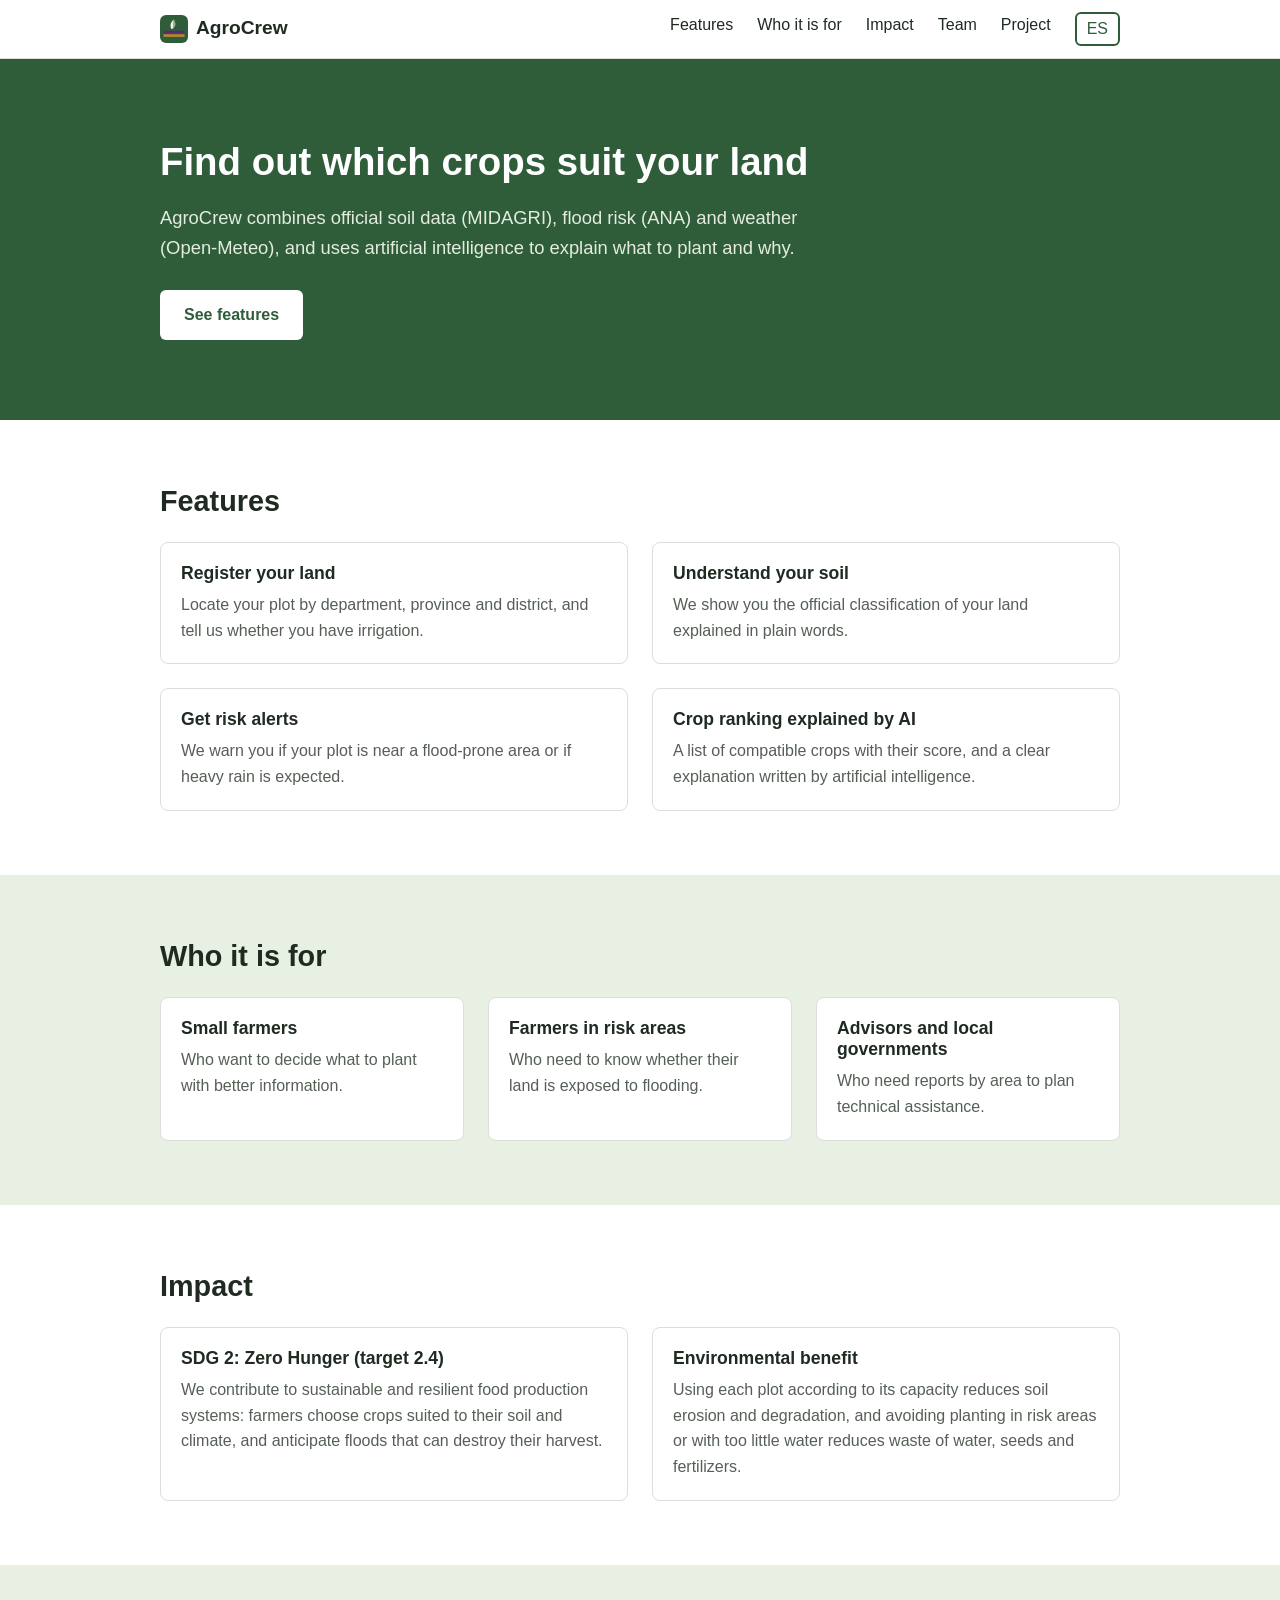
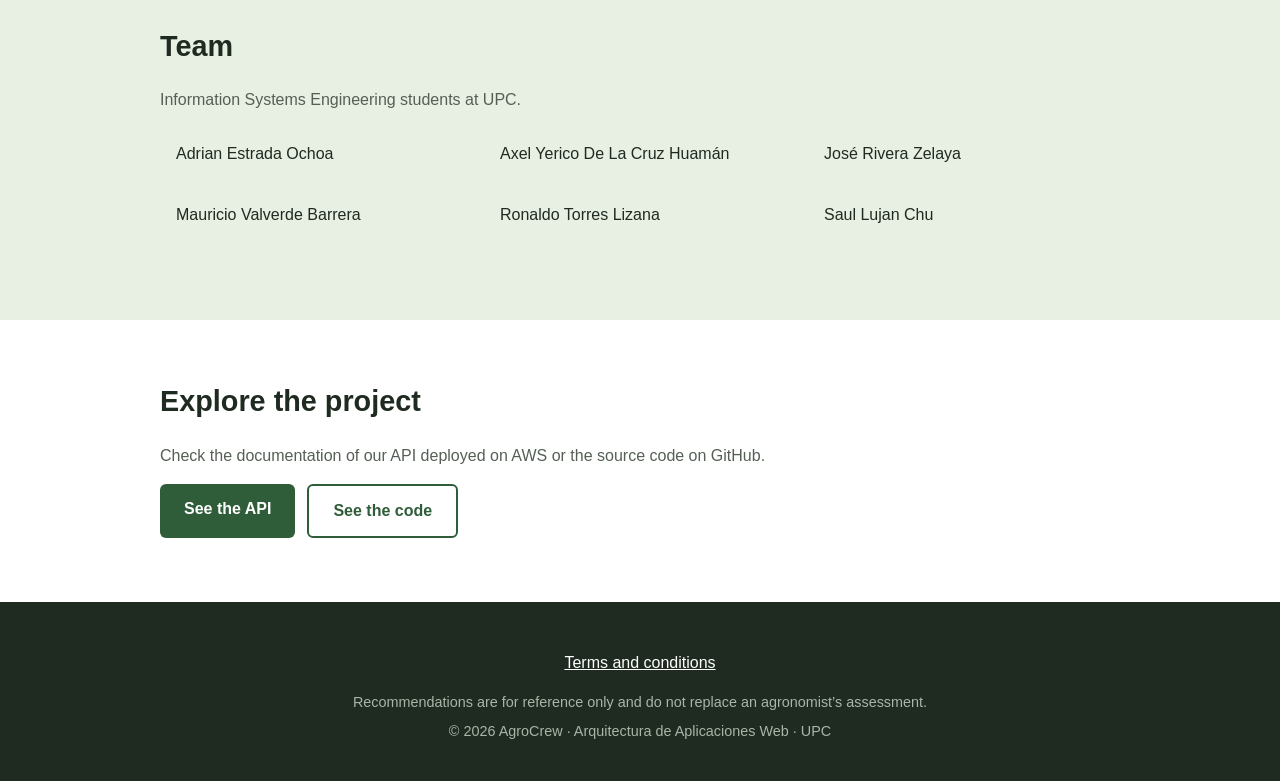
<file: index.html>
<!DOCTYPE html>
<html lang="es">
<head>
  <meta charset="UTF-8">
  <meta name="viewport" content="width=device-width, initial-scale=1">
  <title>AgroCrew</title>
  <meta name="description" content="AgroCrew te recomienda qué cultivos son compatibles con tu terreno usando datos oficiales e inteligencia artificial.">
  <link rel="icon" href="img/favicon.svg" type="image/svg+xml">
  <link rel="stylesheet" href="css/styles.css">
</head>
<body>
  <header class="cabecera">
    <nav class="nav">
      <a class="marca" href="#inicio">
        <img src="img/favicon.svg" alt="" width="28" height="28"> AgroCrew
      </a>
      <button class="nav-toggle" aria-expanded="false" aria-controls="menu" aria-label="Menú">☰</button>
      <ul class="nav-links" id="menu">
        <li><a href="#funcionalidades" data-i18n="nav.funcionalidades">Funcionalidades</a></li>
        <li><a href="#para-quien" data-i18n="nav.paraQuien">Para quién es</a></li>
        <li><a href="#impacto" data-i18n="nav.impacto">Impacto</a></li>
        <li><a href="#equipo" data-i18n="nav.equipo">Equipo</a></li>
        <li><a href="#proyecto" data-i18n="nav.proyecto">Proyecto</a></li>
        <li><button class="idioma" type="button" data-cambiar-idioma>EN</button></li>
      </ul>
    </nav>
  </header>

  <main>
    <section class="hero" id="inicio">
      <div class="contenedor">
        <h1 data-i18n="hero.titulo">Descubre qué cultivos son compatibles con tu terreno</h1>
        <p data-i18n="hero.texto">AgroCrew cruza datos oficiales de suelos (MIDAGRI), riesgo de inundación (ANA) y clima (Open-Meteo), y con inteligencia artificial te explica qué sembrar y por qué.</p>
        <a class="boton" href="#funcionalidades" data-i18n="hero.boton">Ver funcionalidades</a>
      </div>
    </section>

    <section class="seccion" id="funcionalidades">
      <div class="contenedor">
        <h2 data-i18n="func.titulo">Funcionalidades</h2>
        <div class="grilla">
          <div class="item">
            <h3 data-i18n="func.1.t">Registra tu terreno</h3>
            <p data-i18n="func.1.d">Ubica tu predio por departamento, provincia y distrito, e indica si tienes riego.</p>
          </div>
          <div class="item">
            <h3 data-i18n="func.2.t">Conoce tu suelo</h3>
            <p data-i18n="func.2.d">Te mostramos la clasificación oficial de tu tierra explicada en palabras sencillas.</p>
          </div>
          <div class="item">
            <h3 data-i18n="func.3.t">Recibe alertas de riesgo</h3>
            <p data-i18n="func.3.d">Te avisamos si tu predio está cerca de una zona de inundación o si se esperan lluvias intensas.</p>
          </div>
          <div class="item">
            <h3 data-i18n="func.4.t">Ranking de cultivos explicado con IA</h3>
            <p data-i18n="func.4.d">Una lista de cultivos compatibles con su puntaje, y una explicación clara redactada por inteligencia artificial.</p>
          </div>
        </div>
      </div>
    </section>

    <section class="seccion seccion-alterna" id="para-quien">
      <div class="contenedor">
        <h2 data-i18n="seg.titulo">Para quién es</h2>
        <div class="grilla grilla-3">
          <div class="item">
            <h3 data-i18n="seg.1.t">Pequeños productores</h3>
            <p data-i18n="seg.1.d">Que quieren decidir qué sembrar con más información.</p>
          </div>
          <div class="item">
            <h3 data-i18n="seg.2.t">Productores en zonas de riesgo</h3>
            <p data-i18n="seg.2.d">Que necesitan saber si su terreno está expuesto a inundaciones.</p>
          </div>
          <div class="item">
            <h3 data-i18n="seg.3.t">Asesores y gobiernos locales</h3>
            <p data-i18n="seg.3.d">Que requieren reportes por zona para planificar la asistencia técnica.</p>
          </div>
        </div>
      </div>
    </section>

    <section class="seccion" id="impacto">
      <div class="contenedor">
        <h2 data-i18n="imp.titulo">Impacto</h2>
        <div class="grilla">
          <div class="item">
            <h3 data-i18n="imp.ods.t">ODS 2: Hambre cero (meta 2.4)</h3>
            <p data-i18n="imp.ods.d">Contribuimos a sistemas de producción de alimentos sostenibles y resilientes: el productor elige cultivos adecuados a su suelo y clima, y se anticipa a inundaciones que pueden destruir su cosecha.</p>
          </div>
          <div class="item">
            <h3 data-i18n="imp.amb.t">Beneficio ambiental</h3>
            <p data-i18n="imp.amb.d">Usar cada terreno según su capacidad reduce la erosión y la degradación del suelo, y evitar siembras en zonas de riesgo o con poca agua reduce el desperdicio de agua, semillas y fertilizantes.</p>
          </div>
        </div>
      </div>
    </section>

    <section class="seccion seccion-alterna" id="equipo">
      <div class="contenedor">
        <h2 data-i18n="eq.titulo">Equipo</h2>
        <p data-i18n="eq.texto">Estudiantes de Ingeniería de Sistemas de Información de la UPC.</p>
        <ul class="equipo">
          <li>Adrian Estrada Ochoa</li>
          <li>Axel Yerico De La Cruz Huamán</li>
          <li>José Rivera Zelaya</li>
          <li>Mauricio Valverde Barrera</li>
          <li>Ronaldo Torres Lizana</li>
          <li>Saul Lujan Chu</li>
        </ul>
      </div>
    </section>

    <section class="seccion" id="proyecto">
      <div class="contenedor">
        <h2 data-i18n="pro.titulo">Conoce el proyecto</h2>
        <p data-i18n="pro.texto">Revisa la documentación de nuestra API desplegada en AWS o el código fuente en GitHub.</p>
        <div class="acciones">
          <a class="boton" href="http://agrocrew-backend.us-east-1.elasticbeanstalk.com/swagger-ui.html" target="_blank" rel="noopener" data-i18n="pro.api">Ver la API</a>
          <a class="boton boton-secundario" href="https://github.com/jorize04/Agrocrew-backend" target="_blank" rel="noopener" data-i18n="pro.codigo">Ver el código</a>
        </div>
      </div>
    </section>
  </main>

  <footer class="pie">
    <div class="contenedor">
      <p><a href="terminos.html" data-i18n="pie.terminos">Términos y condiciones</a></p>
      <p class="aviso" data-i18n="pie.aviso">Las recomendaciones son referenciales y no reemplazan la evaluación de un ingeniero agrónomo.</p>
      <p class="aviso">© 2026 AgroCrew · Arquitectura de Aplicaciones Web · UPC</p>
    </div>
  </footer>

  <script src="js/i18n.js"></script>
  <script src="js/main.js"></script>
</body>
</html>
</file>
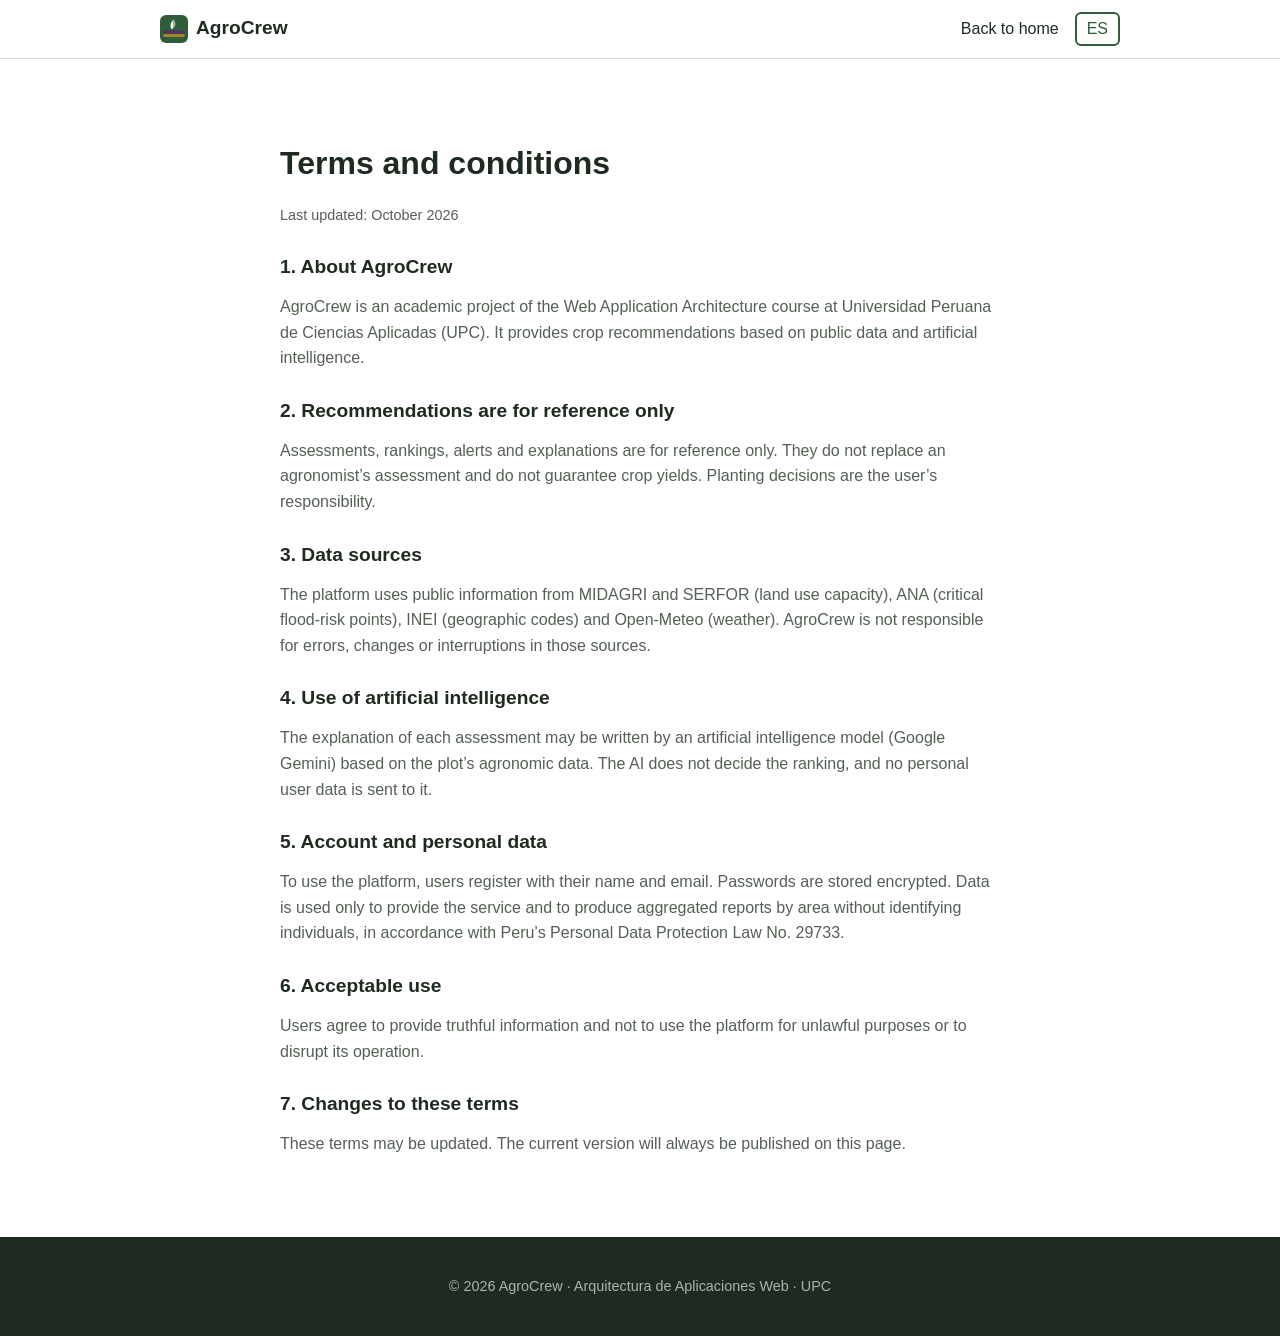
<file: terminos.html>
<!DOCTYPE html>
<html lang="es">
<head>
  <meta charset="UTF-8">
  <meta name="viewport" content="width=device-width, initial-scale=1">
  <title>AgroCrew | Términos y condiciones</title>
  <link rel="icon" href="img/favicon.svg" type="image/svg+xml">
  <link rel="stylesheet" href="css/styles.css">
</head>
<body>
  <header class="cabecera">
    <nav class="nav">
      <a class="marca" href="index.html">
        <img src="img/favicon.svg" alt="" width="28" height="28"> AgroCrew
      </a>
      <ul class="nav-links nav-links-fijo">
        <li><a href="index.html" data-i18n="ter.volver">Volver al inicio</a></li>
        <li><button class="idioma" type="button" data-cambiar-idioma>EN</button></li>
      </ul>
    </nav>
  </header>

  <main class="seccion">
    <div class="contenedor texto-legal">
      <h1 data-i18n="ter.titulo">Términos y condiciones</h1>
      <p class="aviso-fecha" data-i18n="ter.fecha">Última actualización: octubre de 2026</p>

      <h2 data-i18n="ter.1.t">1. Sobre AgroCrew</h2>
      <p data-i18n="ter.1.d">AgroCrew es un proyecto académico del curso Arquitectura de Aplicaciones Web de la Universidad Peruana de Ciencias Aplicadas (UPC). Ofrece recomendaciones de cultivos a partir de datos públicos y de inteligencia artificial.</p>

      <h2 data-i18n="ter.2.t">2. Carácter referencial de las recomendaciones</h2>
      <p data-i18n="ter.2.d">Las evaluaciones, rankings, alertas y explicaciones son referenciales. No reemplazan la evaluación de un ingeniero agrónomo ni garantizan el rendimiento de una cosecha. Las decisiones de siembra son responsabilidad del usuario.</p>

      <h2 data-i18n="ter.3.t">3. Fuentes de datos</h2>
      <p data-i18n="ter.3.d">La plataforma usa información pública del MIDAGRI y el SERFOR (capacidad de uso del suelo), la ANA (puntos críticos de riesgo hídrico), el INEI (ubigeo) y Open-Meteo (clima). AgroCrew no es responsable de errores, cambios o interrupciones en esas fuentes.</p>

      <h2 data-i18n="ter.4.t">4. Uso de inteligencia artificial</h2>
      <p data-i18n="ter.4.d">Las explicaciones de cada evaluación pueden ser redactadas por un modelo de inteligencia artificial (Google Gemini) a partir de los datos agronómicos del predio. La IA no decide el ranking, y no se le envían datos personales del usuario.</p>

      <h2 data-i18n="ter.5.t">5. Cuenta y datos personales</h2>
      <p data-i18n="ter.5.d">Para usar la plataforma el usuario se registra con su nombre y correo. La contraseña se guarda cifrada. Los datos se usan solo para prestar el servicio y generar reportes agregados por zona, sin identificar a las personas, conforme a la Ley N.° 29733 de Protección de Datos Personales del Perú.</p>

      <h2 data-i18n="ter.6.t">6. Uso adecuado</h2>
      <p data-i18n="ter.6.d">El usuario se compromete a registrar información veraz y a no usar la plataforma para fines ilícitos ni para afectar su funcionamiento.</p>

      <h2 data-i18n="ter.7.t">7. Cambios en estos términos</h2>
      <p data-i18n="ter.7.d">Estos términos pueden actualizarse. La versión vigente estará siempre publicada en esta página.</p>
    </div>
  </main>

  <footer class="pie">
    <div class="contenedor">
      <p class="aviso">© 2026 AgroCrew · Arquitectura de Aplicaciones Web · UPC</p>
    </div>
  </footer>

  <script src="js/i18n.js"></script>
</body>
</html>
</file>
<file: css/styles.css>
:root {
  --verde: #2F5D3A;
  --verde-claro: #E8EFE3;
  --texto: #1F2A21;
  --gris: #555F55;
}

* { box-sizing: border-box; }

body {
  margin: 0;
  font-family: "Segoe UI", Roboto, Helvetica, Arial, sans-serif;
  color: var(--texto);
  line-height: 1.6;
}

.contenedor { max-width: 1000px; margin: 0 auto; padding: 0 20px; }

h1, h2, h3 { line-height: 1.2; }
h2 { font-size: 1.8rem; margin: 0 0 24px; }
h3 { font-size: 1.1rem; margin: 0 0 8px; }
p { color: var(--gris); }

/* Botón */
.boton {
  display: inline-block;
  background: var(--verde);
  color: #fff;
  padding: 12px 24px;
  border-radius: 6px;
  text-decoration: none;
  font-weight: 600;
}
.boton:hover { opacity: 0.9; }
.boton-secundario { background: #fff; color: var(--verde); border: 2px solid var(--verde); }
.acciones { display: flex; flex-wrap: wrap; gap: 12px; }

/* Navegación */
.cabecera { position: sticky; top: 0; background: #fff; border-bottom: 1px solid #ddd; z-index: 10; }
.nav { max-width: 1000px; margin: 0 auto; padding: 12px 20px; display: flex; justify-content: space-between; align-items: center; }
.marca { display: flex; align-items: center; gap: 8px; font-weight: 700; font-size: 1.2rem; color: var(--texto); text-decoration: none; }
.nav-links { list-style: none; margin: 0; padding: 0; display: flex; gap: 24px; }
.nav-links a { color: var(--texto); text-decoration: none; }
.nav-links a:hover { color: var(--verde); }
.nav-toggle { display: none; background: none; border: 0; font-size: 1.6rem; cursor: pointer; }

/* Portada */
.hero { background: var(--verde); color: #fff; padding: 80px 0; }
.hero h1 { font-size: 2.4rem; margin: 0 0 16px; max-width: 700px; }
.hero p { color: #E4ECE0; font-size: 1.15rem; max-width: 650px; margin-bottom: 28px; }
.hero .boton { background: #fff; color: var(--verde); }

/* Secciones */
.seccion { padding: 64px 0; }
.seccion-alterna { background: var(--verde-claro); }
.grilla { display: grid; grid-template-columns: repeat(2, 1fr); gap: 24px; }
.grilla-3 { grid-template-columns: repeat(3, 1fr); }
.item { background: #fff; border: 1px solid #ddd; border-radius: 8px; padding: 20px; }
.item p { margin: 0; }

.equipo { list-style: none; padding: 0; display: grid; grid-template-columns: repeat(3, 1fr); gap: 12px; }
.equipo li { background: var(--verde-claro); padding: 12px 16px; border-radius: 6px; }

/* Pie */
.pie { background: var(--texto); color: #fff; padding: 32px 0; text-align: center; }
.pie a { color: #fff; }
.pie .aviso { color: #AAB5A8; font-size: 0.9rem; margin: 6px 0; }

/* Celular */
@media (max-width: 768px) {
  .nav-toggle { display: block; }
  .nav-links {
    display: none;
    position: absolute; top: 100%; left: 0; right: 0;
    flex-direction: column; gap: 16px;
    background: #fff; padding: 20px; border-bottom: 1px solid #ddd;
  }
  .nav-links.abierto { display: flex; }
  .hero h1 { font-size: 1.8rem; }
  .grilla, .grilla-3, .equipo { grid-template-columns: 1fr; }
}

/* Botón de idioma */
.idioma {
  background: none; border: 2px solid var(--verde); color: var(--verde);
  border-radius: 6px; padding: 2px 10px; font-weight: 700; cursor: pointer; font: inherit;
}
.idioma:hover { background: var(--verde); color: #fff; }

/* Página de términos */
.nav-links-fijo { display: flex !important; position: static !important; flex-direction: row !important;
  padding: 0 !important; border: 0 !important; align-items: center; gap: 16px; }
.texto-legal { max-width: 760px; }
.texto-legal h1 { font-size: 2rem; }
.texto-legal h2 { font-size: 1.2rem; margin: 28px 0 8px; }
.aviso-fecha { font-size: 0.9rem; }
</file>
